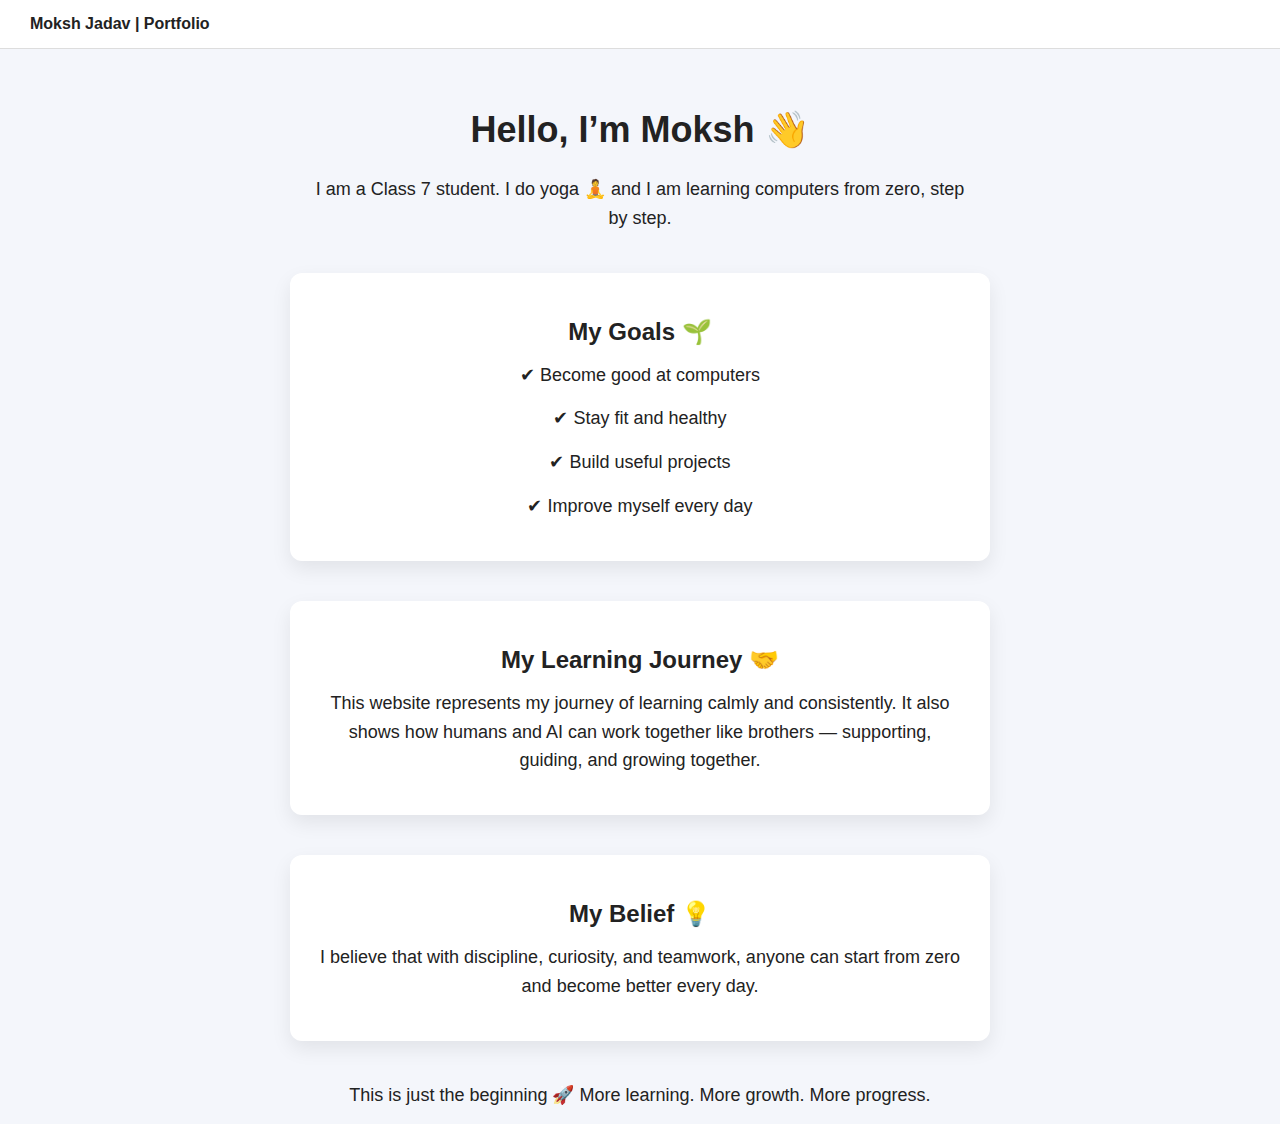
<file: index.html>
<!DOCTYPE html>
<html>
<head>
  <title>Moksh | My Portfolio</title>

  <style>
    body {
      margin: 0;
      font-family: Arial, sans-serif;
      background-color: #f4f6fb;
      color: #222;
    }

    nav {
      background-color: white;
      padding: 15px 30px;
      border-bottom: 1px solid #ddd;
      font-weight: bold;
    }

    h1 {
      font-size: 36px;
      margin-top: 60px;
      text-align: center;
    }

    h2 {
      margin-bottom: 10px;
    }

    p {
      font-size: 18px;
      text-align: center;
      max-width: 650px;
      margin: 15px auto;
      line-height: 1.6;
    }

    .card {
      background: white;
      max-width: 650px;
      margin: 40px auto;
      padding: 25px;
      border-radius: 12px;
      box-shadow: 0 8px 20px rgba(0,0,0,0.08);
      text-align: center;
    }
  </style>
</head>

<body>

  <nav>
    Moksh Jadav | Portfolio
  </nav>

  <h1>Hello, I’m Moksh 👋</h1>

  <p>
    I am a Class 7 student.  
    I do yoga 🧘 and I am learning computers from zero, step by step.
  </p>

  <div class="card">
    <h2>My Goals 🌱</h2>
    <p>✔ Become good at computers</p>
    <p>✔ Stay fit and healthy</p>
    <p>✔ Build useful projects</p>
    <p>✔ Improve myself every day</p>
  </div>

  <div class="card">
    <h2>My Learning Journey 🤝</h2>
    <p>
      This website represents my journey of learning calmly and consistently.
      It also shows how humans and AI can work together like brothers —
      supporting, guiding, and growing together.
    </p>
  </div>

  <div class="card">
    <h2>My Belief 💡</h2>
    <p>
      I believe that with discipline, curiosity, and teamwork,
      anyone can start from zero and become better every day.
    </p>
  </div>

  <p>
    This is just the beginning 🚀  
    More learning. More growth. More progress.
  </p>

</body>
</html>
</file>
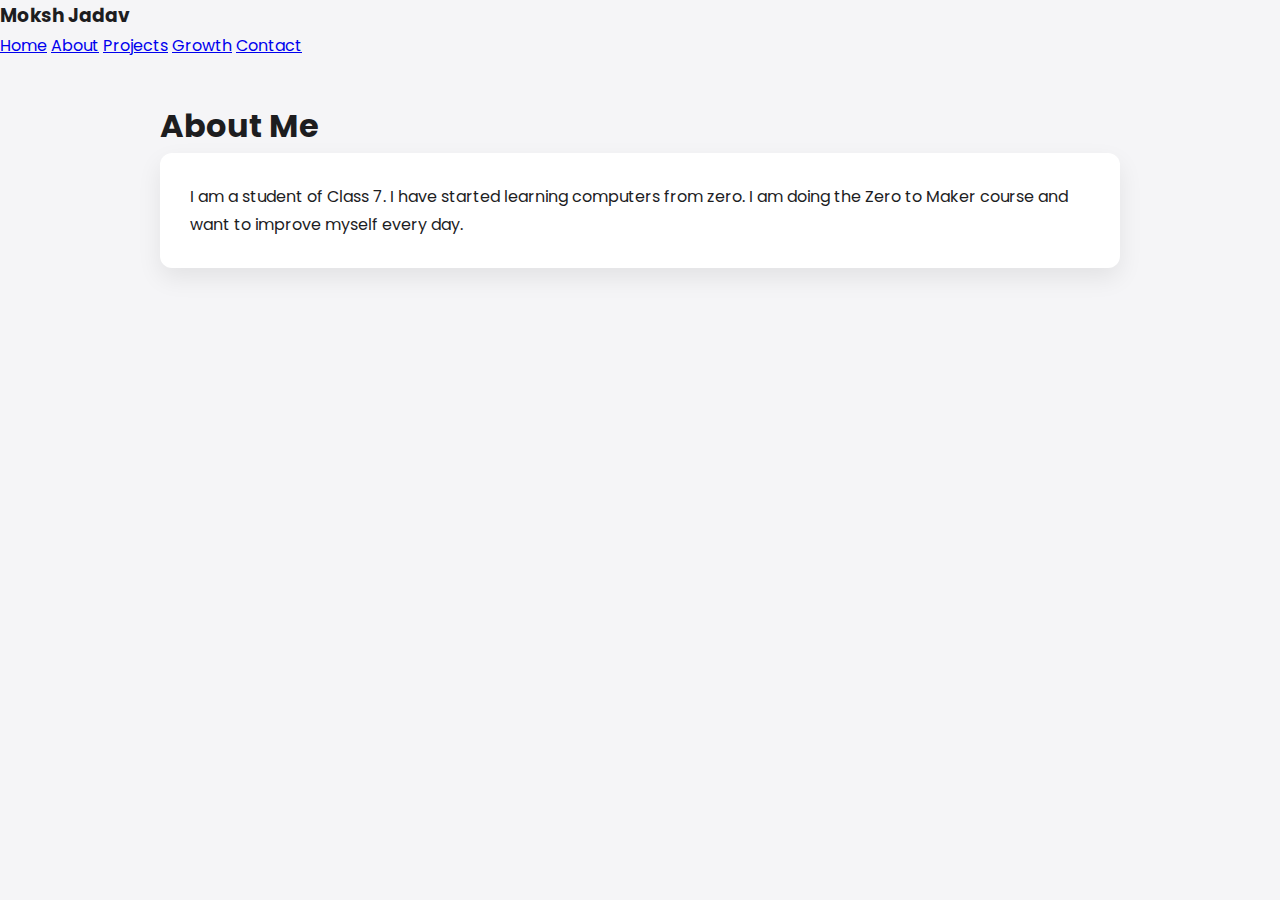
<file: about.html>
<!DOCTYPE html>
<html>
<head>
  <title>About Me</title>
  <link rel="stylesheet" href="style.css">
</head>
<body>

<nav>
  <h3>Moksh Jadav</h3>
  <div>
    <a href="index.html">Home</a>
    <a href="about.html">About</a>
    <a href="projects.html">Projects</a>
    <a href="growth.html">Growth</a>
    <a href="contact.html">Contact</a>
  </div>
</nav>

<div class="container">
  <h1>About Me</h1>

  <div class="card">
    <p>
      I am a student of Class 7.  
      I have started learning computers from zero.  
      I am doing the Zero to Maker course and want to improve myself every day.
    </p>
  </div>

</div>

</body>
</html>
</file>
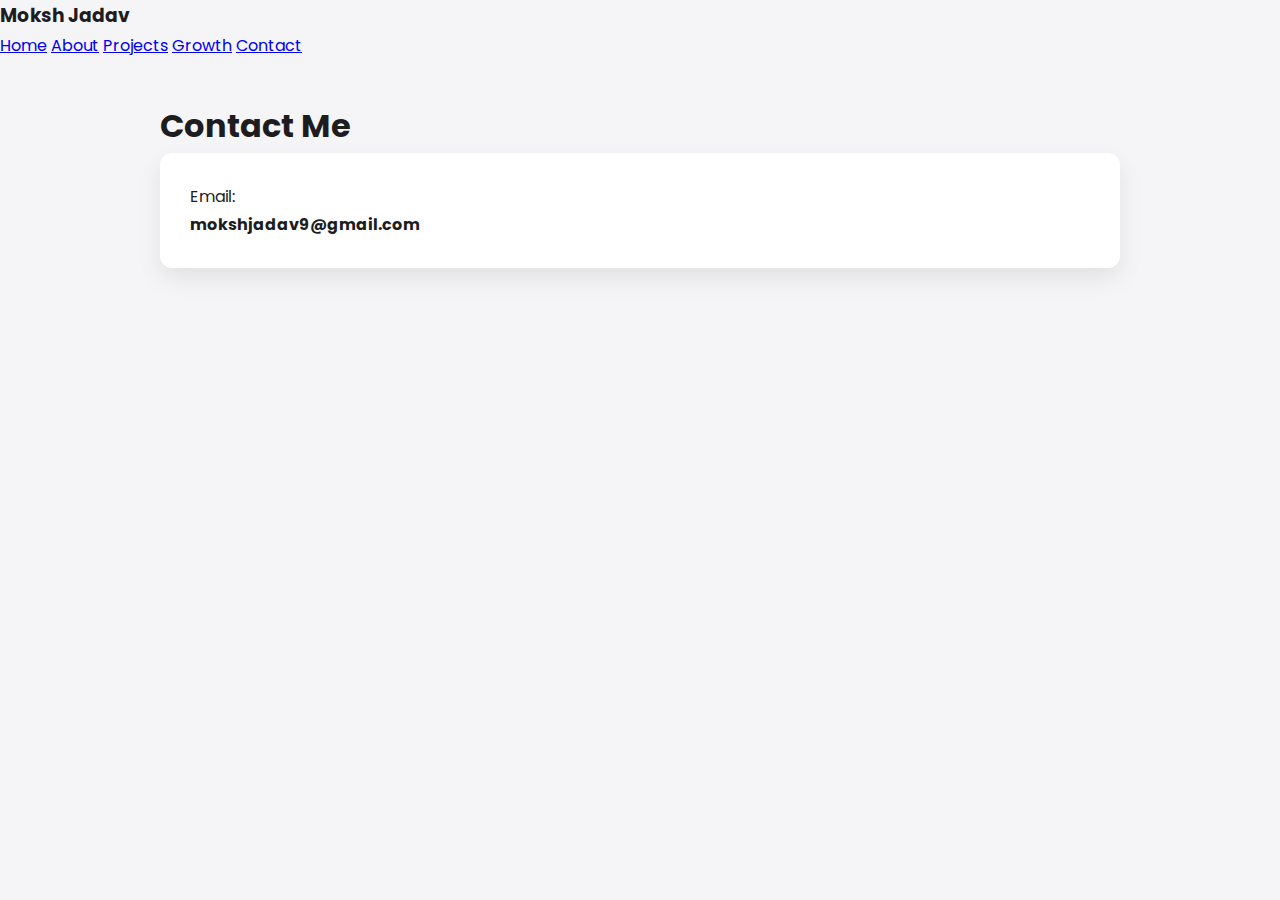
<file: contact.html>
<!DOCTYPE html>
<html>
<head>
  <title>Contact</title>
  <link rel="stylesheet" href="style.css">
</head>
<body>

<nav>
  <h3>Moksh Jadav</h3>
  <div>
    <a href="index.html">Home</a>
    <a href="about.html">About</a>
    <a href="projects.html">Projects</a>
    <a href="growth.html">Growth</a>
    <a href="contact.html">Contact</a>
  </div>
</nav>

<div class="container">
  <h1>Contact Me</h1>

  <div class="card">
    <p>Email:</p>
    <p><b>mokshjadav9@gmail.com</b></p>
  </div>

</div>

</body>
</html>
</file>
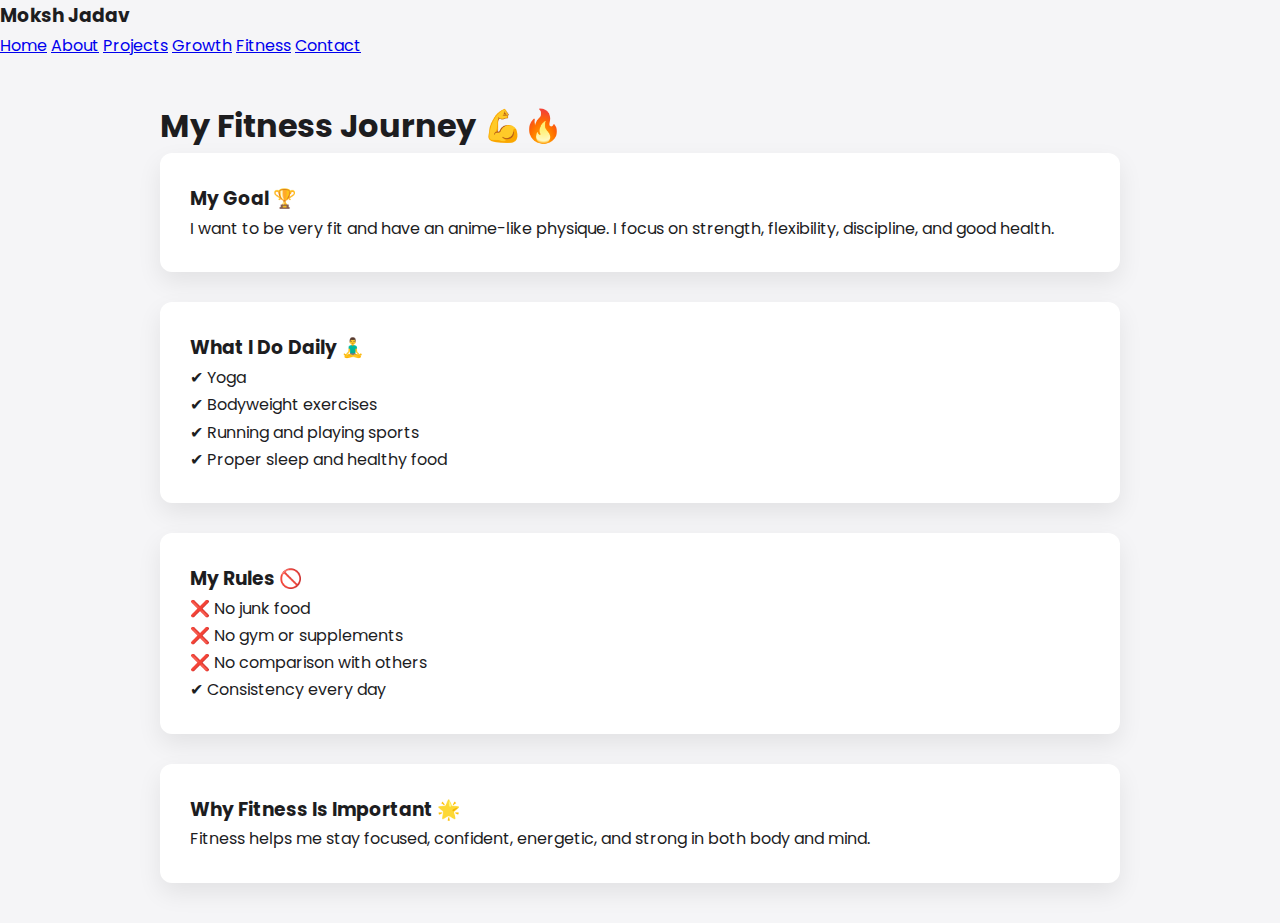
<file: goal.html>
<!DOCTYPE html>
<html>
<head>
  <title>My Fitness Journey</title>
  <link rel="stylesheet" href="style.css">
</head>
<body>

<nav>
  <h3>Moksh Jadav</h3>
  <div>
    <a href="index.html">Home</a>
    <a href="about.html">About</a>
    <a href="projects.html">Projects</a>
    <a href="growth.html">Growth</a>
    <a href="fitness.html">Fitness</a>
    <a href="contact.html">Contact</a>
  </div>
</nav>

<div class="container">
  <h1>My Fitness Journey 💪🔥</h1>

  <div class="card">
    <h3>My Goal 🏆</h3>
    <p>
      I want to be very fit and have an anime-like physique.
      I focus on strength, flexibility, discipline, and good health.
    </p>
  </div>

  <div class="card">
    <h3>What I Do Daily 🧘‍♂️</h3>
    <p>✔ Yoga</p>
    <p>✔ Bodyweight exercises</p>
    <p>✔ Running and playing sports</p>
    <p>✔ Proper sleep and healthy food</p>
  </div>

  <div class="card">
    <h3>My Rules 🚫</h3>
    <p>❌ No junk food</p>
    <p>❌ No gym or supplements</p>
    <p>❌ No comparison with others</p>
    <p>✔ Consistency every day</p>
  </div>

  <div class="card">
    <h3>Why Fitness Is Important 🌟</h3>
    <p>
      Fitness helps me stay focused, confident, energetic,
      and strong in both body and mind.
    </p>
  </div>
</div>

</body>
</html>
</file>
<file: style.css>
@import url('https://fonts.googleapis.com/css2?family=Poppins:wght@300;400;600;700&display=swap');

* {
    margin: 0;
    padding: 0;
    box-sizing: border-box;
}

body {
    font-family: 'Poppins', sans-serif;
    background: #f5f5f7;
    color: #1d1d1f;
    line-height: 1.7;
}

/* Hero Section */
.hero {
    background: linear-gradient(135deg, #000000, #2c2c2c);
    color: white;
    text-align: center;
    padding: 80px 20px;
}

.hero h1 {
    font-size: 3rem;
    font-weight: 700;
}

.hero p {
    margin-top: 10px;
    font-size: 1.2rem;
    opacity: 0.9;
}

/* Main Container */
.container {
    max-width: 1000px;
    margin: 40px auto;
    padding: 0 20px;
}

/* Cards */
.card {
    background: white;
    padding: 30px;
    margin-bottom: 30px;
    border-radius: 12px;
    box-shadow: 0 10px 25px rgba(0, 0, 0, 0.08);
    transition: transform 0.3s ease, box-shadow 0.3s ease;
}

.card:hover {
    transform: translateY(-5px);
    box-shadow: 0 15px 35px rgba(0, 0, 0, 0.12);
}

.card h2 {
    margin-bottom: 15px;
    font-size: 1.6rem;
    color: #000;
}

.card p {
    font-size: 1rem;
}

.card ul {
    padding-left: 20px;
}

.card ul li {
    margin-bottom: 10px;
}

/* Footer */
footer {
    background: #000;
    color: white;
    text-align: center;
    padding: 15px;
    font-size: 0.9rem;
}

/* Responsive Design */
@media (max-width: 768px) {
    .hero h1 {
        font-size: 2.2rem;
    }

    .hero p {
        font-size: 1rem;
    }
}
</file>
